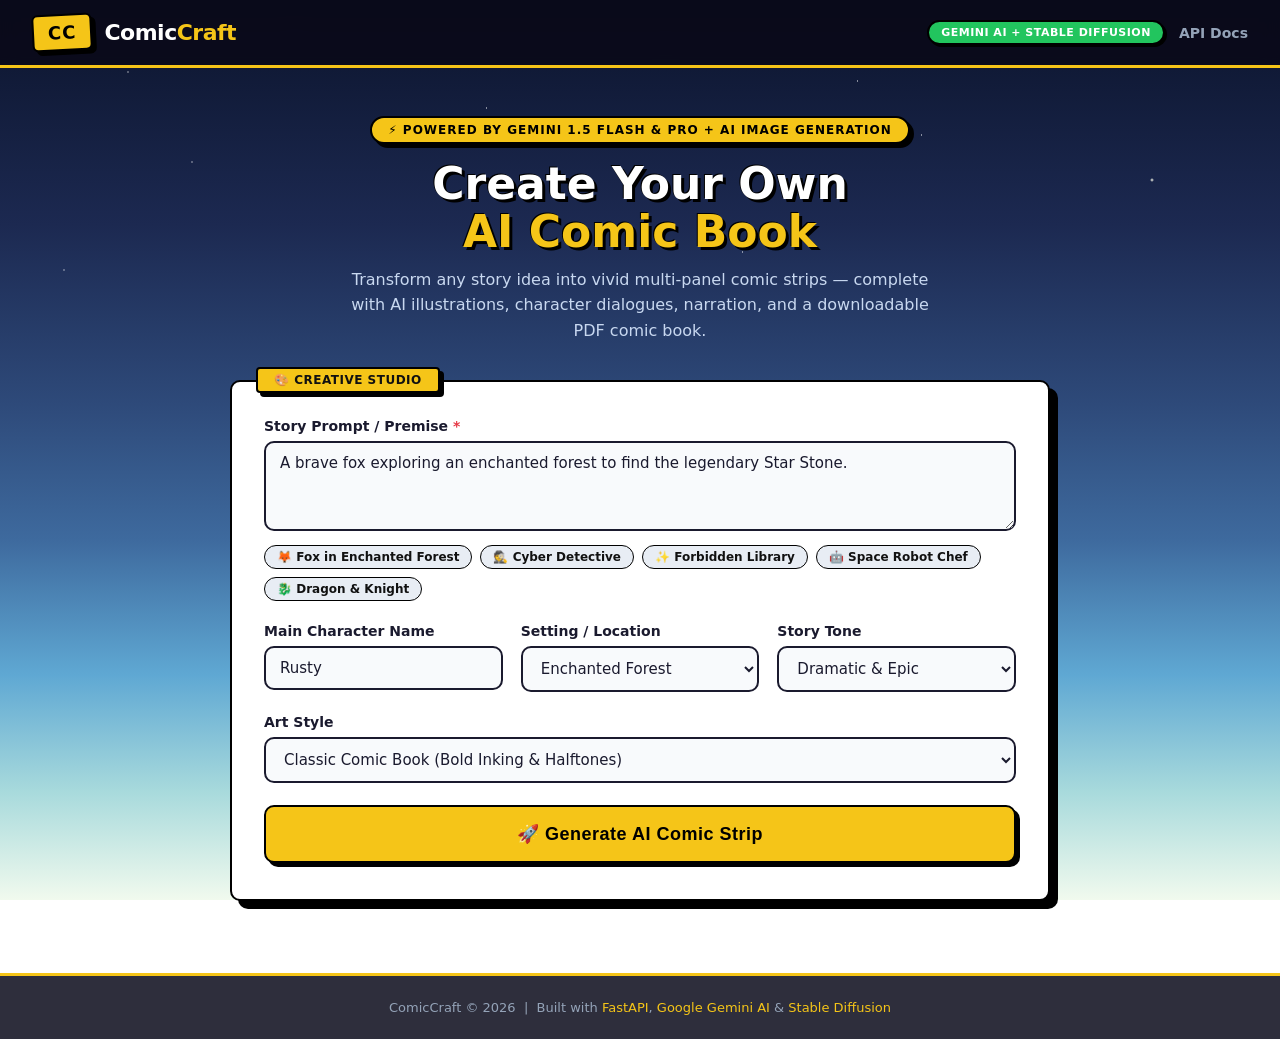
<file: templates/index.html>
<!DOCTYPE html>
<html lang="en">
<head>
  <meta charset="UTF-8" />
  <meta name="viewport" content="width=device-width, initial-scale=1.0" />
  <title>ComicCraft - AI Comic Story Creator</title>
  <style>
    /* ── Reset & Base ─────────────────────────────────── */
    *, *::before, *::after { box-sizing: border-box; margin: 0; padding: 0; }

    :root {
      --yellow:   #f5c518;
      --red:      #e63946;
      --blue:     #1d3557;
      --sky:      #457b9d;
      --light:    #a8dadc;
      --white:    #f1faee;
      --dark:     #0a0a1a;
      --shadow:   4px 4px 0 #000;
      --border:   2.5px solid #000;
      --radius:   10px;
    }

    body {
      font-family: 'Segoe UI', system-ui, sans-serif;
      min-height: 100vh;
      background:
        /* scenic sky gradient */
        linear-gradient(180deg,
          #0b132b 0%,
          #1c2951 25%,
          #2e4a7a 45%,
          #3e6a9e 60%,
          #5fa8d3 75%,
          #a8dadc 88%,
          #f1faee 100%
        );
      background-attachment: fixed;
      color: #111;
    }

    /* ── Stars in background ──────────────────────────── */
    body::before {
      content: '';
      position: fixed;
      inset: 0;
      background-image:
        radial-gradient(1px 1px at 10% 8%,  #fff 0%, transparent 100%),
        radial-gradient(1px 1px at 23% 3%,  #fff 0%, transparent 100%),
        radial-gradient(1px 1px at 38% 12%, #fff 0%, transparent 100%),
        radial-gradient(1px 1px at 52% 5%,  #fff 0%, transparent 100%),
        radial-gradient(1px 1px at 67% 9%,  #fff 0%, transparent 100%),
        radial-gradient(1px 1px at 81% 4%,  #fff 0%, transparent 100%),
        radial-gradient(1px 1px at 15% 18%, #fff 0%, transparent 100%),
        radial-gradient(1px 1px at 44% 22%, #fff 0%, transparent 100%),
        radial-gradient(1px 1px at 72% 15%, #fff 0%, transparent 100%),
        radial-gradient(2px 2px at 90% 20%, #ffe 0%, transparent 100%),
        radial-gradient(1px 1px at 5%  30%, #fff 0%, transparent 100%),
        radial-gradient(1px 1px at 58% 28%, #fff 0%, transparent 100%);
      pointer-events: none;
      z-index: 0;
    }

    /* ── Nav Bar ──────────────────────────────────────── */
    .navbar {
      position: relative;
      z-index: 10;
      display: flex;
      align-items: center;
      justify-content: space-between;
      padding: 14px 32px;
      background: rgba(10, 10, 26, 0.92);
      border-bottom: 3px solid #f5c518;
      backdrop-filter: blur(8px);
    }
    .nav-brand { display: flex; align-items: center; gap: 12px; text-decoration: none; }
    .brand-logo {
      background: var(--yellow);
      color: #000;
      font-weight: 900;
      font-size: 18px;
      padding: 6px 14px;
      border-radius: 6px;
      border: var(--border);
      box-shadow: var(--shadow);
      transform: rotate(-3deg);
      letter-spacing: 1px;
    }
    .brand-name { font-size: 22px; font-weight: 800; color: #fff; letter-spacing: -0.5px; }
    .brand-name span { color: var(--yellow); }
    .nav-pill {
      background: #22c55e;
      color: #fff;
      font-size: 11px;
      font-weight: 700;
      padding: 4px 12px;
      border-radius: 999px;
      border: var(--border);
      box-shadow: 2px 2px 0 #000;
      letter-spacing: 0.5px;
      text-transform: uppercase;
    }

    /* ── Page Wrapper ─────────────────────────────────── */
    .page { position: relative; z-index: 1; max-width: 860px; margin: 0 auto; padding: 48px 20px; }

    /* ── Hero ─────────────────────────────────────────── */
    .hero { text-align: center; margin-bottom: 36px; }
    .hero-tag {
      display: inline-block;
      background: var(--yellow);
      color: #000;
      font-weight: 700;
      font-size: 12px;
      padding: 5px 16px;
      border-radius: 999px;
      border: var(--border);
      box-shadow: var(--shadow);
      text-transform: uppercase;
      letter-spacing: 1px;
      margin-bottom: 16px;
    }
    .hero h1 {
      font-size: 44px;
      font-weight: 900;
      line-height: 1.1;
      color: #fff;
      text-shadow: 3px 3px 0 #000, -1px -1px 0 #000;
      margin-bottom: 10px;
    }
    .hero h1 em { font-style: normal; color: var(--yellow); }
    .hero p { font-size: 16px; color: #c8d8f0; max-width: 600px; margin: 0 auto; line-height: 1.6; }

    /* ── Card ─────────────────────────────────────────── */
    .card {
      background: #fff;
      border: var(--border);
      border-radius: var(--radius);
      box-shadow: 8px 8px 0 #000;
      padding: 36px 32px;
      margin-bottom: 24px;
      position: relative;
    }
    .card-badge {
      position: absolute;
      top: -15px; left: 24px;
      background: var(--yellow);
      border: var(--border);
      box-shadow: var(--shadow);
      padding: 4px 16px;
      font-weight: 800;
      font-size: 12px;
      text-transform: uppercase;
      letter-spacing: 0.5px;
      border-radius: 4px;
    }

    /* ── Form ─────────────────────────────────────────── */
    .form-group { margin-bottom: 22px; }
    .form-label { display: block; font-weight: 700; font-size: 14px; color: #1a1a2e; margin-bottom: 7px; }
    .form-label .req { color: var(--red); }
    .form-control {
      width: 100%; padding: 11px 14px;
      font-family: inherit; font-size: 15px;
      border: 2px solid #1a1a2e;
      border-radius: var(--radius);
      background: #f8fafc;
      color: #1a1a2e;
      transition: border-color 0.2s, box-shadow 0.2s;
    }
    .form-control:focus {
      outline: none;
      border-color: var(--sky);
      box-shadow: 3px 3px 0 var(--sky);
      background: #fff;
    }
    textarea.form-control { min-height: 90px; resize: vertical; }

    .chips { display: flex; flex-wrap: wrap; gap: 8px; margin-top: 10px; }
    .chip {
      background: #e8edf4; border: 1.5px solid #000;
      padding: 4px 12px; border-radius: 999px;
      font-size: 12px; font-weight: 600; cursor: pointer;
      transition: background 0.15s, transform 0.1s;
    }
    .chip:hover { background: var(--yellow); transform: translateY(-1px); }

    .grid-3 { display: grid; grid-template-columns: repeat(3, 1fr); gap: 18px; }
    .grid-2 { display: grid; grid-template-columns: repeat(2, 1fr); gap: 18px; }
    @media (max-width: 640px) {
      .grid-3, .grid-2 { grid-template-columns: 1fr; }
      .hero h1 { font-size: 30px; }
    }

    /* ── Submit Button ────────────────────────────────── */
    .btn-main {
      display: flex; align-items: center; justify-content: center; gap: 10px;
      width: 100%; padding: 16px;
      background: var(--yellow);
      color: #000;
      font-size: 18px; font-weight: 900;
      border: var(--border);
      border-radius: var(--radius);
      box-shadow: var(--shadow);
      cursor: pointer;
      transition: transform 0.1s, box-shadow 0.1s;
      letter-spacing: 0.5px;
    }
    .btn-main:hover { transform: translate(-2px,-2px); box-shadow: 6px 6px 0 #000; background: #ffd60a; }
    .btn-main:active { transform: translate(2px,2px); box-shadow: 2px 2px 0 #000; }

    /* ── Loading overlay ──────────────────────────────── */
    .overlay {
      display: none;
      position: fixed; inset: 0;
      background: rgba(10, 10, 26, 0.88);
      backdrop-filter: blur(6px);
      z-index: 9999;
      justify-content: center; align-items: center;
    }
    .loader-box {
      background: #fff;
      border: var(--border);
      border-radius: var(--radius);
      box-shadow: 12px 12px 0 #000;
      padding: 44px 40px;
      max-width: 420px; width: 90%;
      text-align: center;
    }
    .spinner {
      width: 64px; height: 64px;
      border: 7px solid #e2e8f0;
      border-top-color: var(--yellow);
      border-right-color: var(--red);
      border-radius: 50%;
      animation: spin 0.75s linear infinite;
      margin: 0 auto 22px;
    }
    @keyframes spin { to { transform: rotate(360deg); } }
    .loader-box h3 { font-size: 20px; font-weight: 800; margin-bottom: 10px; }
    .loader-box p { font-size: 13px; color: #64748b; margin-top: 12px; }

    /* ── Footer ───────────────────────────────────────── */
    .footer {
      text-align: center;
      padding: 24px;
      background: rgba(10, 10, 26, 0.85);
      border-top: 3px solid #f5c518;
      color: #94a3b8;
      font-size: 13px;
      position: relative; z-index: 1;
    }
    .footer a { color: var(--yellow); text-decoration: none; }
  </style>
</head>
<body>

<!-- ── Navigation ─────────────────────────────────────── -->
<nav class="navbar">
  <a href="/" class="nav-brand">
    <div class="brand-logo">CC</div>
    <div class="brand-name">Comic<span>Craft</span></div>
  </a>
  <div style="display:flex; gap:14px; align-items:center;">
    <span class="nav-pill">Gemini AI + Stable Diffusion</span>
    <a href="/docs" target="_blank" style="color:#94a3b8; text-decoration:none; font-size:14px; font-weight:600;">API Docs</a>
  </div>
</nav>

<!-- ── Page Content ────────────────────────────────────── -->
<div class="page">

  <!-- Hero Banner -->
  <div class="hero">
    <div class="hero-tag">⚡ Powered by Gemini 1.5 Flash &amp; Pro + AI Image Generation</div>
    <h1>Create Your Own<br><em>AI Comic Book</em></h1>
    <p>Transform any story idea into vivid multi-panel comic strips — complete with AI illustrations, character dialogues, narration, and a downloadable PDF comic book.</p>
  </div>

  <!-- Form Card -->
  <div class="card">
    <div class="card-badge">🎨 Creative Studio</div>

    <form id="comicForm" action="/generate" method="POST" onsubmit="showLoading()">

      <!-- Story Prompt -->
      <div class="form-group">
        <label class="form-label" for="story_prompt">Story Prompt / Premise <span class="req">*</span></label>
        <textarea class="form-control" id="story_prompt" name="story_prompt" required
          placeholder="Describe your comic story idea…">A brave fox exploring an enchanted forest to find the legendary Star Stone.</textarea>
        <div class="chips">
          <span class="chip" onclick="setPrompt('A brave fox exploring an enchanted forest to find the legendary Star Stone.')">🦊 Fox in Enchanted Forest</span>
          <span class="chip" onclick="setPrompt('A futuristic detective investigating a neon-lit cyberpunk alley mystery in Neo-Tokyo.')">🕵️ Cyber Detective</span>
          <span class="chip" onclick="setPrompt('A young sorceress accidentally opens a magical portal inside a forbidden ancient library.')">✨ Forbidden Library</span>
          <span class="chip" onclick="setPrompt('A funny space robot trying to make pancakes in zero gravity aboard a space station.')">🤖 Space Robot Chef</span>
          <span class="chip" onclick="setPrompt('A dragon and a knight become unexpected allies to defeat a shadow monster.')">🐉 Dragon &amp; Knight</span>
        </div>
      </div>

      <!-- Character + Setting + Tone -->
      <div class="grid-3">
        <div class="form-group">
          <label class="form-label" for="character_name">Main Character Name</label>
          <input class="form-control" type="text" id="character_name" name="character_name" value="Rusty" placeholder="e.g. Rusty, Zara, Kael">
        </div>
        <div class="form-group">
          <label class="form-label" for="setting">Setting / Location</label>
          <select class="form-control" id="setting" name="setting">
            <option value="Enchanted Forest" selected>Enchanted Forest</option>
            <option value="Cyberpunk City">Cyberpunk City</option>
            <option value="Space Station">Deep Space Station</option>
            <option value="Ancient Ruins">Ancient Ruins</option>
            <option value="High School">High School</option>
            <option value="Desert Oasis">Desert Oasis</option>
            <option value="Underwater Kingdom">Underwater Kingdom</option>
            <option value="Volcano Island">Volcano Island</option>
            <option value="Frozen Tundra">Frozen Tundra</option>
          </select>
        </div>
        <div class="form-group">
          <label class="form-label" for="tone">Story Tone</label>
          <select class="form-control" id="tone" name="tone">
            <option value="Dramatic" selected>Dramatic &amp; Epic</option>
            <option value="Funny">Funny &amp; Lighthearted</option>
            <option value="Poetic">Poetic &amp; Mysterious</option>
            <option value="Action-Packed">Action-Packed</option>
            <option value="Whimsical">Whimsical &amp; Magical</option>
          </select>
        </div>
      </div>

      <!-- Art Style -->
      <div class="form-group">
        <label class="form-label" for="art_style">Art Style</label>
        <select class="form-control" id="art_style" name="art_style">
          <option value="Comic Book" selected>Classic Comic Book (Bold Inking &amp; Halftones)</option>
          <option value="Anime">Anime / Manga Style</option>
          <option value="Pixel Art">Retro Pixel Art</option>
          <option value="Realistic">Cinematic Realistic</option>
        </select>
      </div>

      <!-- Submit -->
      <button type="submit" class="btn-main">
        🚀 Generate AI Comic Strip
      </button>
    </form>
  </div>
</div>

<!-- Loading overlay -->
<div class="overlay" id="overlay">
  <div class="loader-box">
    <div class="spinner"></div>
    <h3>Crafting Your Comic…</h3>
    <p id="loaderStep">Calling Gemini Flash to structure 5 story panels…</p>
  </div>
</div>

<!-- Footer -->
<footer class="footer">
  <p>ComicCraft &copy; 2026 &nbsp;|&nbsp; Built with <a href="https://fastapi.tiangolo.com" target="_blank">FastAPI</a>, <a href="https://ai.google.dev" target="_blank">Google Gemini AI</a> &amp; <a href="https://huggingface.co" target="_blank">Stable Diffusion</a></p>
</footer>

<script>
function setPrompt(t){ document.getElementById('story_prompt').value = t; }

function showLoading(){
  document.getElementById('overlay').style.display = 'flex';
  const steps = [
    'Calling Gemini Flash to structure 5 story panels…',
    'Building panel outlines and image prompts…',
    'Calling Gemini Pro for dialogues and narration…',
    'Generating comic illustrations for each panel…',
    'Assembling layout and compiling PDF comic book…'
  ];
  let i = 0;
  setInterval(()=>{ document.getElementById('loaderStep').textContent = steps[++i % steps.length]; }, 2800);
}
</script>
</body>
</html>
</file>
